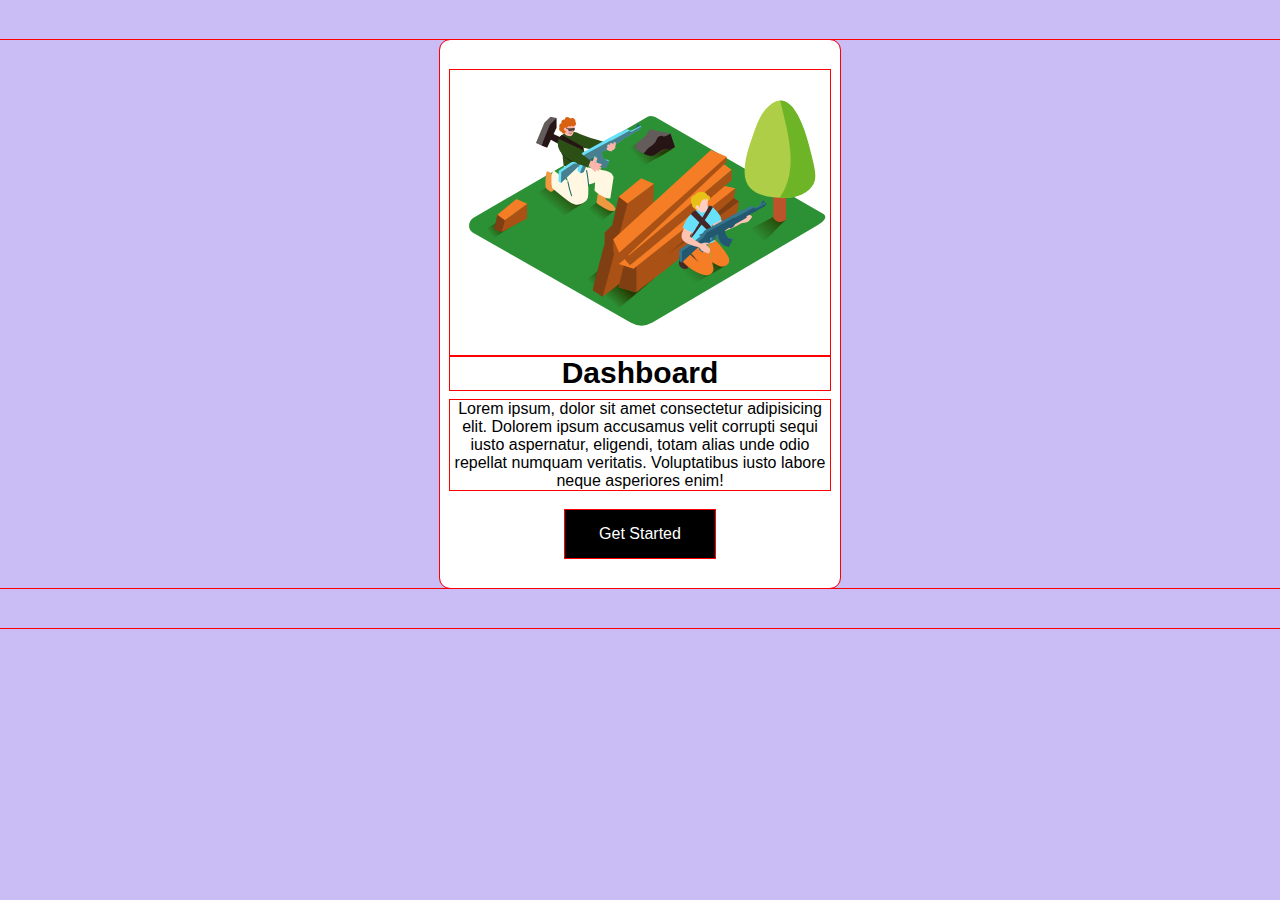
<file: index.html>
<!DOCTYPE html>
<html lang="en">
<head>
    <meta charset="UTF-8">
    <meta http-equiv="X-UA-Compatible" content="IE=edge">
    <meta name="viewport" content="width=device-width, initial-scale=1.0">
    <link rel="stylesheet" href="./css/style.css">
    <title>Document</title>
</head>
<body>
<article class="article">
    <img src="./img/Fortnite_Isometric.svg" alt="" class="img">
    <h2 class="title">Dashboard</h2>
    <p class="paragraph">Lorem ipsum, dolor sit amet consectetur adipisicing elit. Dolorem ipsum accusamus velit corrupti sequi iusto aspernatur, eligendi, totam alias unde odio repellat numquam veritatis. Voluptatibus iusto labore neque asperiores enim!
    </p>
    <a href="#" class="cta"> Get Started</a>
</article>

    
</body>
</html>
</file>
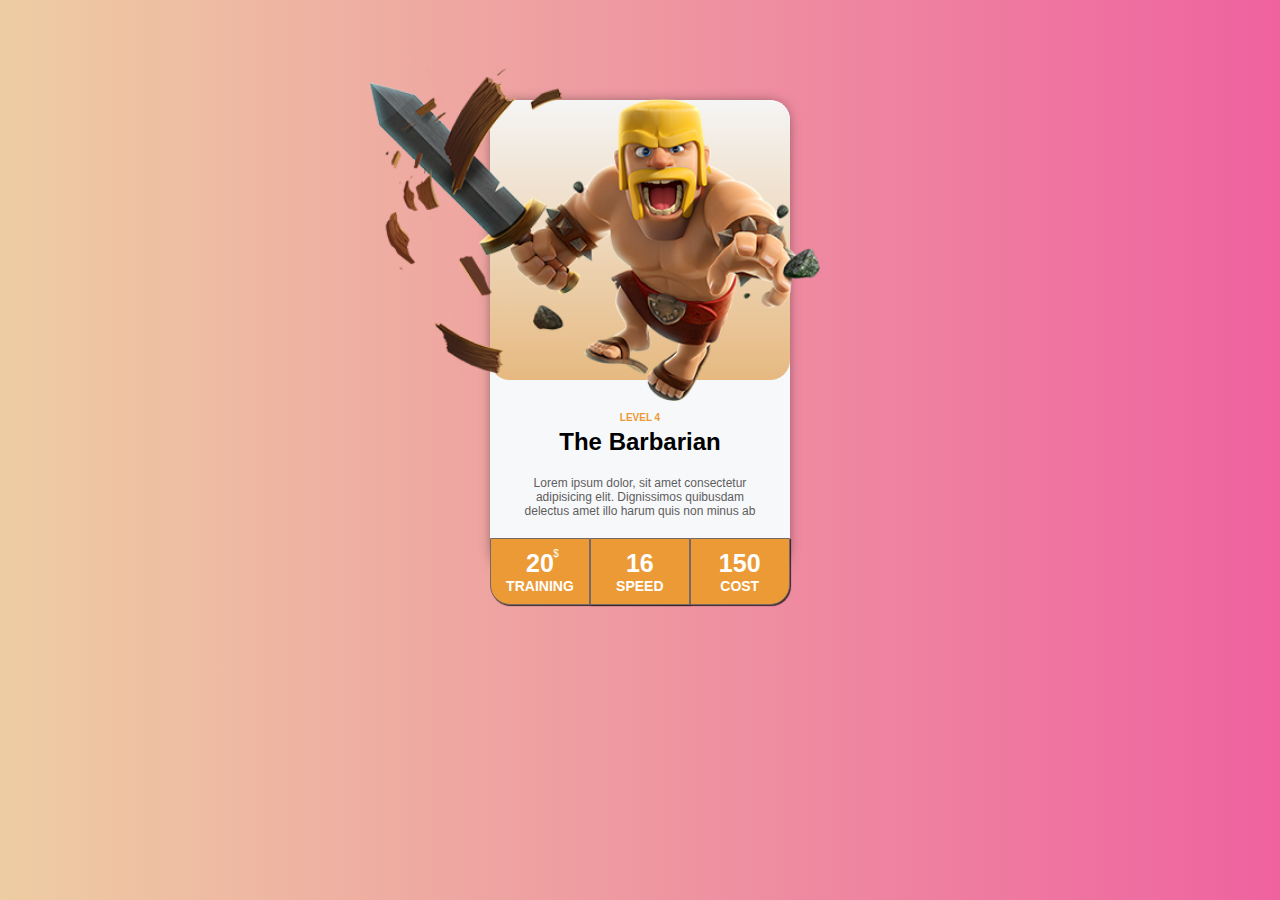
<file: cardBarbarian.html>
<!DOCTYPE html>
<html lang="en">
<head>
    <meta charset="UTF-8">
    <meta http-equiv="X-UA-Compatible" content="IE=edge">
    <meta name="viewport" content="width=device-width, initial-scale=1.0">
    <title>Card Barbarian</title>
    <link rel="stylesheet" href="./css/cardBarbarian.css">
</head>
<body>
    <article class="card">
        <figure class="card__figure">
            <img src="/img/barbarian.png" class="card__character" alt="">
        </figure>
    
        <div class="card__texts">
            <h3 class="card__titleLevel">LEVEL 4</h3>
            <h2 class="card__title">The Barbarian</h2>
            <p class="card__paragraph">Lorem ipsum dolor, sit amet consectetur adipisicing elit. Dignissimos quibusdam delectus amet illo harum quis non minus ab</p>
           <div class="card__banner">
                <div class="card__banner__box border__box">
                    <h1 class="card__banner__box__title">20</h1>
                    <SPan class="card__banner__box__span">$</SPan>
                    <h2 class="card__banner__box__title2">TRAINING</h2>
                </div>

                <div class="card__banner__box">
                    <h1 class="card__banner__box__title">16</h1>
                    <h2 class="card__banner__box__title2">SPEED</h2>
                </div>
                

            <div class="card__banner__box border__box2"> 
                    <h1 class="card__banner__box__title">150</h1>
                    <h2 class="card__banner__box__title2">COST</h2>
            </div>
        </div>
    
    </article>
    
</body>
</html>
</file>
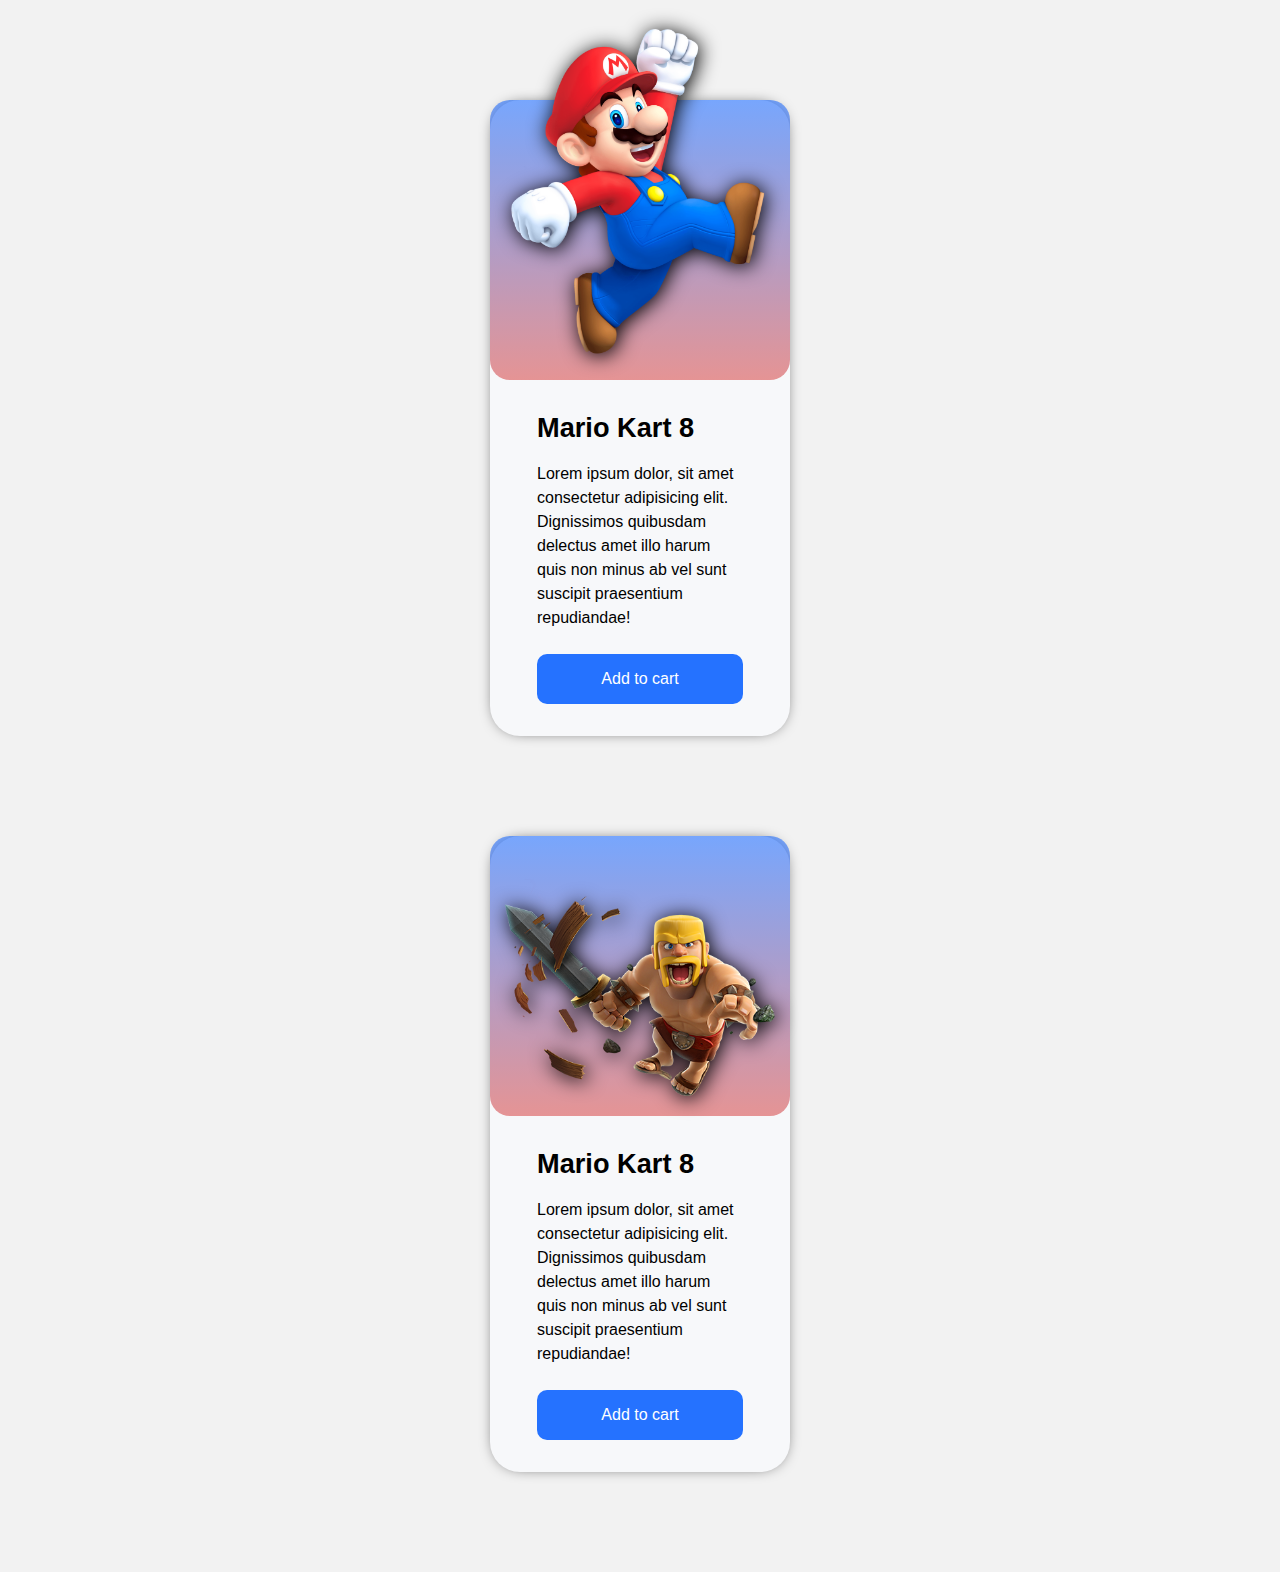
<file: cardMario.html>
<!DOCTYPE html>
<html lang="en">
<head>
    <meta charset="UTF-8">
    <meta http-equiv="X-UA-Compatible" content="IE=edge">
    <meta name="viewport" content="width=device-width, initial-scale=1.0">
    <title>Card</title>
    <link rel="stylesheet" href="./css/card.css">
</head>
<body>
    <!-- <img src="./img/tarjeta mario.png" class="img" alt=""> -->
    <article class="card">
        <figure class="card__figure">
            <img src="/img/mario.png" class="card__character" alt="">
        </figure>

        <div class="card__texts">
            <h2 class="card__title">Mario Kart 8</h2>
            <p class="card__paragraph">Lorem ipsum dolor, sit amet consectetur adipisicing elit. Dignissimos quibusdam delectus amet illo harum quis non minus ab vel sunt suscipit praesentium repudiandae!</p>
            <a href="#" class="cta">Add to cart</a>
        </div>

    </article>

    <article class="card">
        <figure class="card__figure">
            <img src="/img/barbarian.png" class="card__character" alt="">
        </figure>
    
        <div class="card__texts">
            <h2 class="card__title">Mario Kart 8</h2>
            <p class="card__paragraph">Lorem ipsum dolor, sit amet consectetur adipisicing elit. Dignissimos quibusdam delectus amet illo harum quis non minus ab vel sunt suscipit praesentium repudiandae!</p>
            <a href="#" class="cta">Add to cart</a>
        </div>
    
    </article>



    
</body>
</html>
</file>
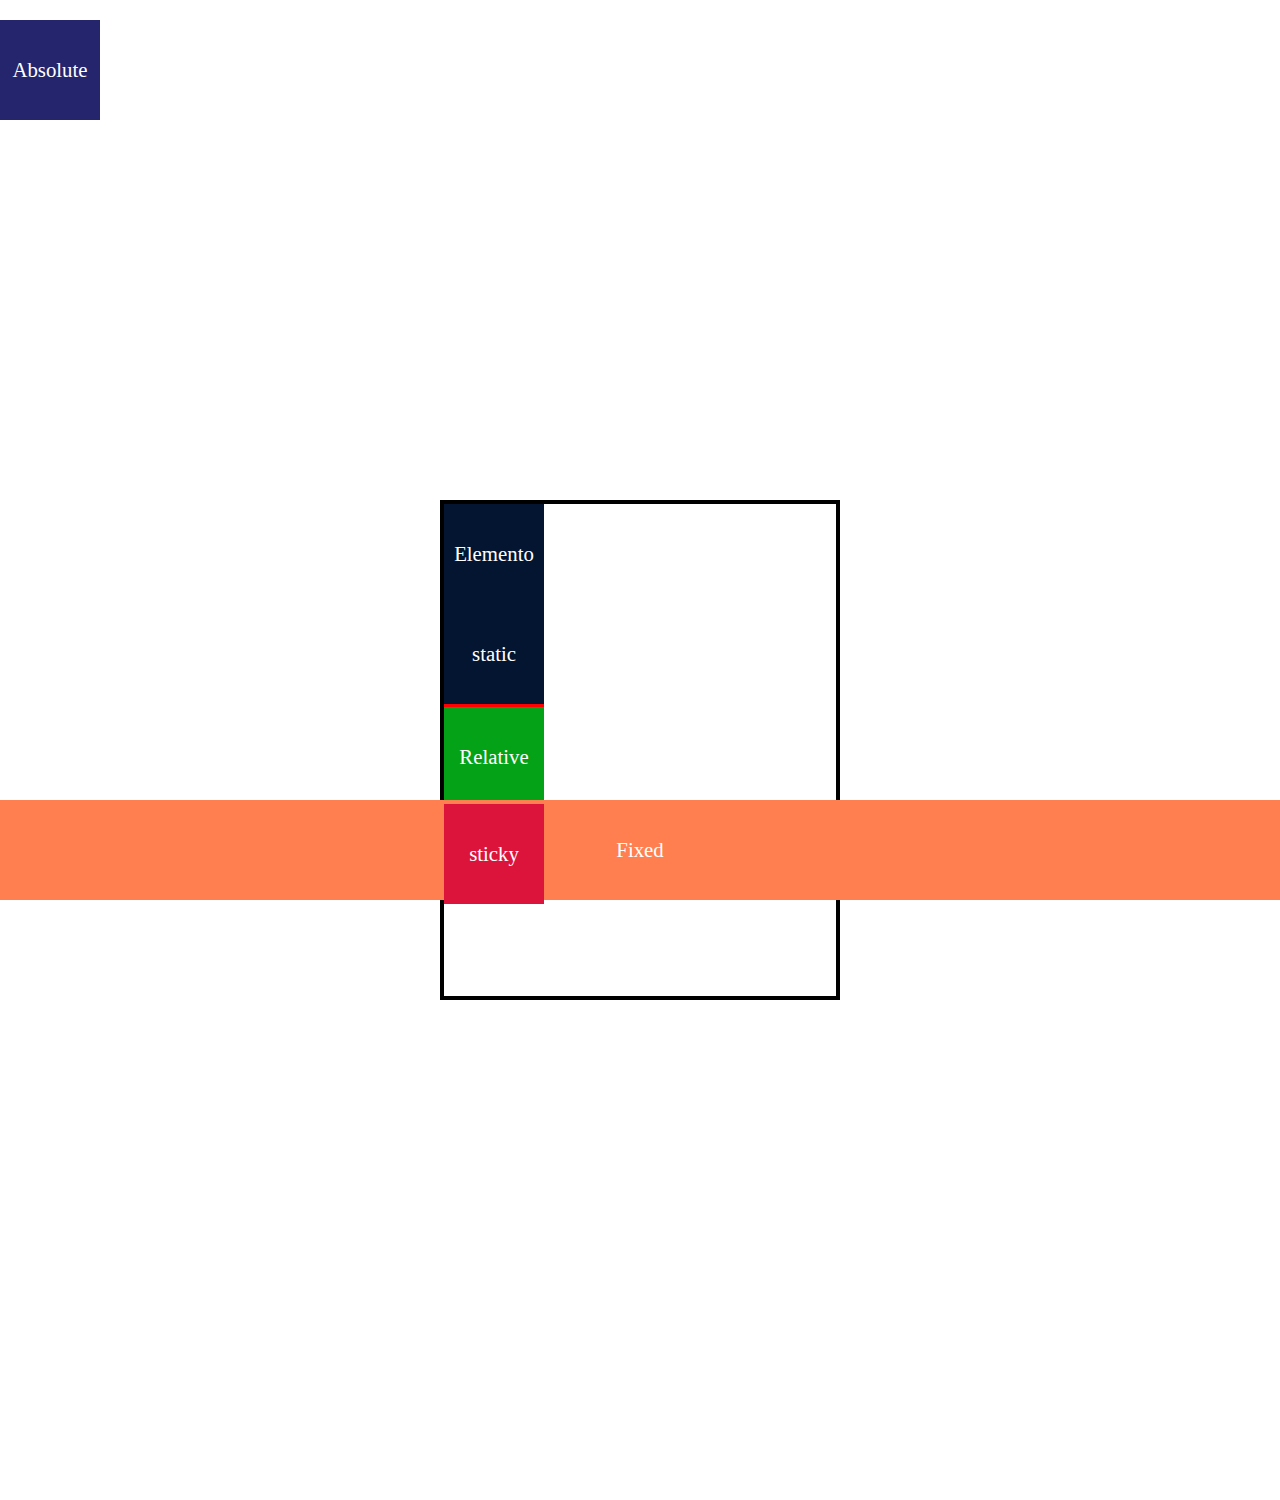
<file: position.html>
<!DOCTYPE html>
<html lang="en">
<head>
    <meta charset="UTF-8">
    <meta http-equiv="X-UA-Compatible" content="IE=edge">
    <meta name="viewport" content="width=device-width, initial-scale=1.0">
    <link rel="stylesheet" href="./css/position.css">
    <title>Document</title>
</head>
<body>
    <section class="container">
        <div class="position static">Elemento</div>
        <div class="position static">static</div>
        <div class="position relative">Relative</div>
        <div class="position absolute">Absolute</div>
        <div class="position fixed ">Fixed</div>
        <div class="position sticky ">sticky</div>
    </section>
    
</body>
</html>
</file>
<file: css/style.css>
/* por defecto todos los elementos bloque tienen el 100% de su contenedor */

*{
    box-sizing: border-box;
    margin: 0;
    outline: 1px solid red;
}

body{
    font-family: Arial, Helvetica, sans-serif;
    background-color: #cabcf5;
    
}

.article{
    width: 70%;
    max-width: 400px;
    background-color: white;
    margin: 40px auto;
    border-radius: 10px;
    padding: 30px 10px;
    
}

.img{
    width: 100%;
    display: block; /* quitar pequeña margen que tiene la imagen */
}

.title{
    text-align: center;
    font-size: 30px;
}

.paragraph{
    text-align: center;
    margin: 10px 0 20px;
}

.cta{
    background-color: black;
    color: white;
    text-decoration: none;
      display: block; /*solo se pueden centrar elemento en bloque  */
    width: 150px;
    text-align: center;
    padding: 15px 0;
    margin: 0 auto;




}
</file>
<file: css/cardBarbarian.css>
*{
    margin: 0;
    box-sizing: border-box;
}

:root{
    --color-fondo: linear-gradient(to right, #eecda3, #ef629f);
    --color-card: #f7f8fa;
    --color-figure: linear-gradient(to top, #e6b980 0%, #f5f5f5 100%);
    --color-barraBaja: #ec9a36;
}

body{
    font-family: Arial, Helvetica, sans-serif;
    background: var(--color-fondo);
}

.card{
    width: 300px;
    margin: 100px auto;
    background: var(--color-card);
    box-shadow: 0 0 16px -7px black ;
    position: relative;
    border-radius: 20px;
}

.card__figure{
    background: var(--color-figure);
    border-radius: 20px;
    height: 280px;
    position: relative;
        
}

.card__character{
    position: absolute;
    
    /* outline: 1px solid black; */
    width: 150%;
    right: 0px;
    left: -120px;
    bottom: 0;
    top: -60px;
    margin: 0 auto;   
}

.card__texts{
    padding: 2rem;
    width: 100%;
    margin: 0 auto;
}

.card__titleLevel{
    
    padding: 0 0;
    font-size: 10px;
    color: var(--color-barraBaja);
    text-align: center;
    
}

.card__title{
    text-align: center;
    padding: 5px 0 10px;

}

.card__paragraph{
    text-align: center;
    padding: 10px 0 20px 0;
    font-size: 12px;
    color: #5f5d5d;

}

.card__banner{
    
    position: absolute;
    left: 0;
    width: 100%;
    display: flex;
    flex-direction: row;
    color: white;

}

.card__banner__box{
    width: 33.3%;
    border: 1px solid rgb(116, 104, 104);
    box-shadow: 1px 1px 1px 0px rgba(0,0,0,0.75);
    padding: 10px;
    position: relative;
    background: var(--color-barraBaja);
    

}

.card__banner__box__title{
    text-align: center;
    font-size: 25px;

    
}

.card__banner__box__span{
    position: absolute;
    right: 30px;
    top: 9px;
    font-size: 10px;

}

.card__banner__box__title2{
    font-size: 14px;
    font-weight: bold;
    text-align: center;
}

.border__box{
    border-radius: 0 0 0 20px;
}

.border__box2{
    border-radius: 0 0 20px 0;
}
</file>
<file: css/card.css>
*{
    margin: 0;
    box-sizing: border-box;
}

:root{
    /* Tener en cuenta que para el uso del gradiendte solo funciona en la propiedad background:  y background-image: */ 
    --color-fondo: linear-gradient(to top, #da57579f, #2571ff9b);
    --color-pantalon: #054fc0;
    --color-boton: #2572ff;
    --color-card: #f7f8fa;
}

body{
    font-family: Arial, Helvetica, sans-serif;
    background-color: #f2f2f2;
}



/* custom properties o variables:  propiedades personalizadas se deben poner en el :root{} */
.img{
    width: 100%;
}


.card{
    border-radius: 30px;
    width: 300px;
    margin: 100px auto; /* centrar la tarjeta */
    background-color: var(--color-card);
    box-shadow: 0 0 16px -7px black ;
}

.card__figure{
    background: var(--color-fondo);
    border-radius: 20px;
    height: 280px;
    position: relative; /* con esto podemos hacer el fecto del mario saliendo de la tarjeta */
    

}


.card__character{
    position: absolute;/* con esto podemos hacer el fecto del mario saliendo de la tarjeta */
    bottom:  20px;/* con esto podemos hacer el fecto del mario saliendo de la tarjeta */
    width: 90%;
    /* outline: 1px solid black; */
    filter: drop-shadow(2px 2px 10px black); /* drop-shadow(offset-x offset-y blur color); */
   
    left: 0; /* para central el elemento se debe agregar esta propiedad */
    right: 0; /* para central el elemento se debe agregar esta propiedad */
    margin: 0 auto;
}

.card__texts{
    padding: 2rem;
    width: 90%;
    /* background-color: yellow; */
    margin: 0 auto;
}

.card__title{
    font-size: 1.7rem;
    margin-bottom: 18px;
}

.card__paragraph{
    color: #000000;
    line-height: 1.5;
    margin-bottom: 24px;
}

.cta{
    display: block;
    color: black;
    background-color: var(--color-boton);
    padding: 1rem;
    border-radius: 10px;
    margin: 0 auto;
    width: 100%;
    text-decoration: none;
    text-align: center;
    color: white;

}

.card__banner{
    display: flex;

}
</file>
<file: css/position.css>
*{
    margin: 0;
    box-sizing: border-box;
}

.container{
    margin: 500px auto;
    width: 400px;
    height: 500px;
    border: 4px solid;

}

.position{
    width: 100px;
    height: 100px;
    background-color: rgb(3, 21, 49);
    color: white;
    font-size: 1.3rem;
     line-height: 100px; /*cetra el elemento verticalmente */
     text-align: center; /*cetra el elemento horizontalmente */

    /* static es la posicion por defecto de los object-position */

}


/* relative  se desplaza dependiendo de su posición original*/
.relative{
    background-color: rgb(4, 162, 22);
    border-top: 3px solid red;
    position: relative;
    top: 0;
    right: 0;
    bottom: 30px;
    left: 0;

}

/* absolute  se desplaza dependiendo de su padre si su padre es relative toma el tamaño para su posicionamiento pero si no hay ningun padre con position relative toma por último el body*/

.absolute{
    /*width: auto;*/
    /*height: auto;*/
    background-color: rgb(37, 37, 109);
    position: absolute;
    top:20px ;
    right: 0;
    bottom: 0;
    left: 0;
}


/* se posiciona en base al viewport en base al body, se fija en el navegador  si hay un padre que tenga un transfor diferente a none pasa al tamaño de su padre*/
.fixed{
    width: auto;
    height: auto;
    background-color: coral;
    position: fixed;
    
    bottom: 0;
    right: 0;
    left: 0;


}

/* Es una mescla entre relative y fixed es tratado como un elemento no posicionado por defecto, pero cuando definimos las propiedades offset entonces se establece un rango y mientras se cumpla con ese rango el elemento se mantendrá fijo por la pantalla cuando se pasa de un umbral se queda fijo, ejempo  top: 40px solo hasta que tenga 40px en la parte superior será el desplazamiento*/


.sticky{
    background-color: crimson;
    position: sticky;
    top: 20px;

}

/* z-index se recomienda que sea de 10 en 10 para que los nuevos elementos se puedan poner detras odelante */
</file>
